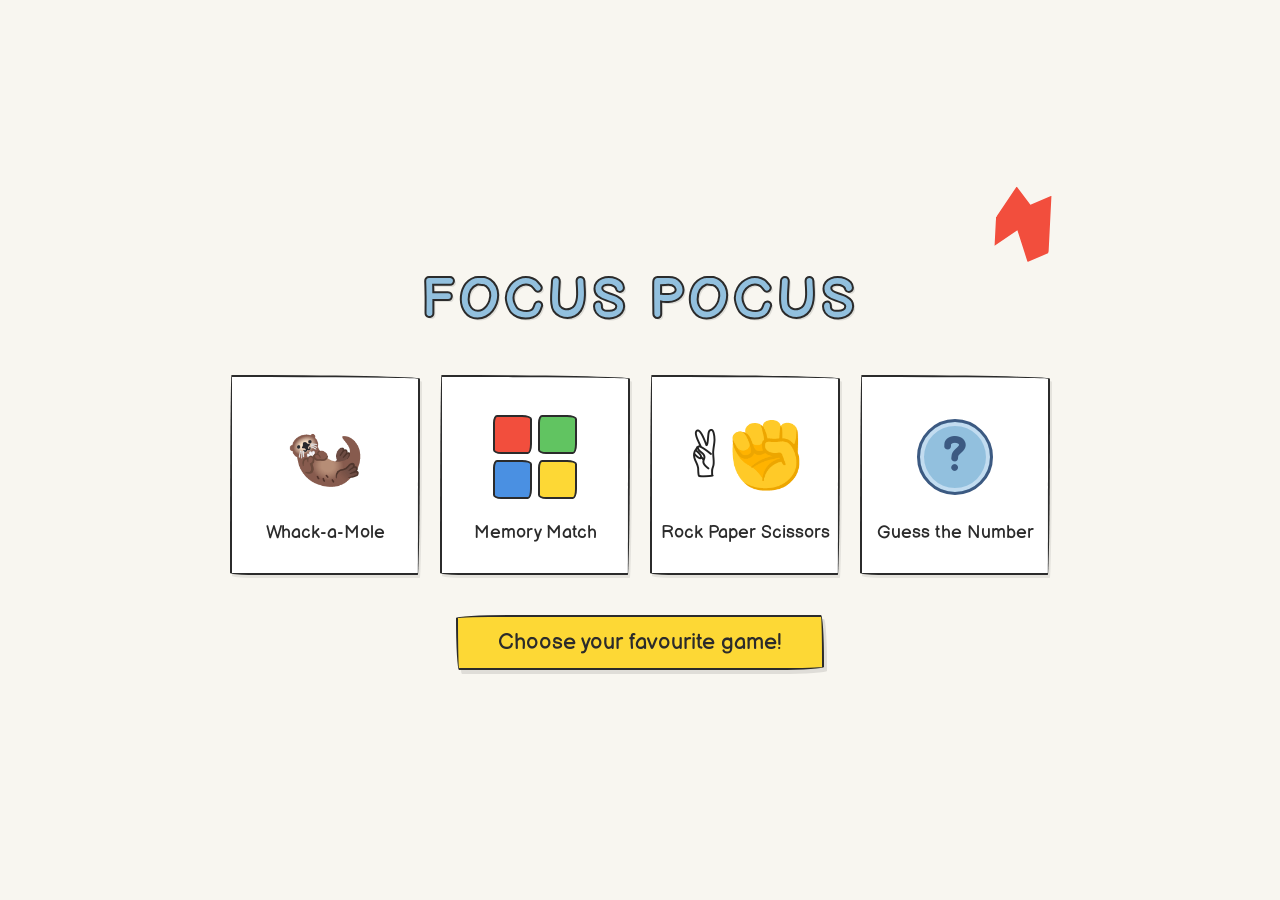
<file: HomePage.html>
<!DOCTYPE html>
<html lang="en">
<head>
    <meta charset="UTF-8">
    <meta name="viewport" content="width=device-width, initial-scale=1.0">
    <title>Focus Pocus</title>
    <link href="https://fonts.googleapis.com/css2?family=Balsamiq+Sans:wght@400;700&display=swap" rel="stylesheet">
    
    <style>
        body {
            background-color: #f8f6f0; /* Warm off-white paper texture */
            font-family: 'Balsamiq Sans', cursive, sans-serif;
            color: #222;
            display: flex;
            justify-content: center;
            align-items: center;
            min-height: 100vh;
            margin: 0;
            overflow-x: hidden;
        }

        .container {
            text-align: center;
            width: 100%;
            max-width: 950px;
            padding: 20px;
            position: relative;
        }

        /* Red scribble in the top right */
        .red-scribble {
            position: absolute;
            top: -20px;
            right: 80px;
            width: 60px;
            height: 70px;
            background-color: #f24e3d;
            /* Using clip-path to mimic the abstract squiggle shape */
            clip-path: polygon(20% 0%, 50% 20%, 80% 0%, 100% 80%, 70% 100%, 40% 60%, 10% 90%, 0% 50%);
            border-radius: 10px;
            transform: rotate(15deg);
        }

        /* Bubbly Title Styling */
        .title {
            font-size: 3.5rem;
            letter-spacing: 4px;
            color: #92c0de; /* Light blue fill */
            -webkit-text-stroke: 2px #2b2b2b; /* Dark outline */
            text-shadow: 2px 2px 0px rgba(0,0,0,0.1); /* Slight drop shadow */
            margin-bottom: 40px;
            text-transform: uppercase;
            font-weight: 700;
        }

        .cards-wrapper {
            display: flex;
            justify-content: center;
            gap: 20px;
            flex-wrap: wrap;
            margin-bottom: 40px;
        }

        /* Hand-drawn box effect using border-radius */
        .card {
            background-color: #fff;
            border: 2px solid #2b2b2b;
            /* Irregular border radius for the hand-drawn box look */
            border-radius: 2px 255px 3px 25px / 255px 5px 225px 3px;
            width: 190px;
            height: 200px;
            box-sizing: border-box;
            box-shadow: 2px 3px 0px rgba(0,0,0,0.08);
            display: flex;
            flex-direction: column;
            justify-content: center;
            align-items: center;
            transition: transform 0.2s ease;
            cursor: pointer;
        }

        .card:hover {
            transform: translateY(-5px) rotate(1deg);
        }

        /* Container for the visual icons */
        .icon-container {
            height: 100px;
            display: flex;
            justify-content: center;
            align-items: center;
            margin-bottom: 15px;
            font-size: 4rem;
        }

        /* Custom CSS Drawing for Memory Match */
        .memory-grid {
            display: grid;
            grid-template-columns: 1fr 1fr;
            gap: 6px;
        }
        .memory-box {
            width: 35px;
            height: 35px;
            border: 2px solid #2b2b2b;
            border-radius: 4px 10px 4px 8px / 8px 4px 10px 4px;
        }
        .box-red { background-color: #f24e3d; }
        .box-green { background-color: #61c461; }
        .box-blue { background-color: #4a90e2; }
        .box-yellow { background-color: #fdd835; }

        /* Custom CSS Drawing for Guess the Number */
        .guess-circle {
            width: 70px;
            height: 70px;
            background-color: #92c0de;
            border: 3px solid #3c5a82;
            border-radius: 50%;
            display: flex;
            justify-content: center;
            align-items: center;
            box-shadow: inset 0 0 0 4px #c2dcf0; /* Inner light ring */
        }
        .guess-circle span {
            color: #3c5a82;
            font-size: 3rem;
            font-weight: 700;
        }

        .card p {
            font-size: 1.1rem;
            margin: 0;
            color: #2b2b2b;
        }

        /* New Central Voting Button */
        .main-action-btn {
            display: inline-block;
            font-family: 'Balsamiq Sans', cursive;
            font-size: 1.4rem;
            color: #2b2b2b;
            text-decoration: none;
            background-color: #fdd835; /* Cheerful yellow */
            padding: 12px 40px;
            border: 2px solid #2b2b2b;
            border-radius: 255px 15px 225px 15px/15px 225px 15px 255px; /* Sketchy shape */
            box-shadow: 3px 4px 0px rgba(0,0,0,0.1);
            transition: all 0.2s;
            cursor: pointer;
        }

        .main-action-btn:hover {
            background-color: #fce05f;
            transform: translateY(-2px);
        }

        .main-action-btn:active {
            transform: scale(0.96) translateY(2px);
            box-shadow: 1px 1px 0px rgba(0,0,0,0.1);
        }

    </style>
</head>
<body>

    <div class="container">
        <div class="red-scribble"></div>

        <h1 class="title">Focus Pocus</h1>
        
        <div class="cards-wrapper">
            <div class="card">
                <div class="icon-container">
                    🦦 </div>
                <p>Whack-a-Mole</p>
            </div>

            <div class="card">
                <div class="icon-container">
                    <div class="memory-grid">
                        <div class="memory-box box-red"></div>
                        <div class="memory-box box-green"></div>
                        <div class="memory-box box-blue"></div>
                        <div class="memory-box box-yellow"></div>
                    </div>
                </div>
                <p>Memory Match</p>
            </div>

            <div class="card">
                <div class="icon-container">
                    ✌️✊
                </div>
                <p>Rock Paper Scissors</p>
            </div>

            <div class="card">
                <div class="icon-container">
                    <div class="guess-circle">
                        <span>?</span>
                    </div>
                </div>
                <p>Guess the Number</p>
            </div>
        </div>

<a href="voting.html" class="main-action-btn">Choose your favourite game!</a>
    </div>

    <script src="https://code.jquery.com/jquery-3.6.0.min.js"></script>
    
    <script>
        $(document).ready(function() {
            // Add a fun little click animation to the game cards using jQuery
            $('.card').on('click', function() {
                $(this).animate({ top: "-10px" }, 100).animate({ top: "0px" }, 100);
            });

            // Example of catching the button click before it navigates (optional)
            $('.main-action-btn').on('click', function(e) {
                // If you want to perform a fade-out animation before leaving the page:
                // e.preventDefault(); 
                // let targetUrl = $(this).attr('href');
                // $('body').fadeOut(400, function() {
                //     window.location.href = targetUrl;
                // });
            });
        });
    </script>
</body>
</html>
</file>
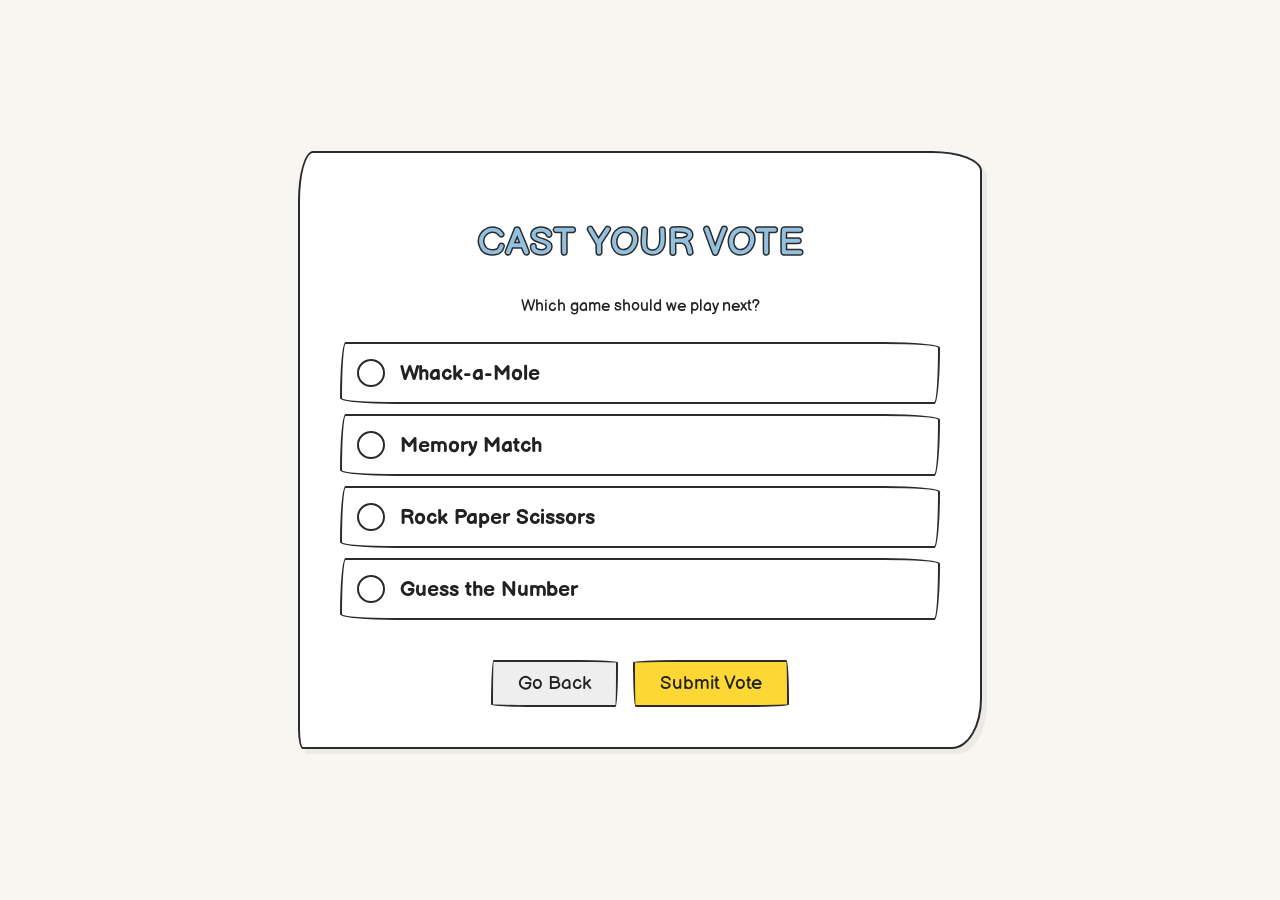
<file: voting.html>
<!DOCTYPE html>
<html lang="en">
<head>
    <meta charset="UTF-8">
    <meta name="viewport" content="width=device-width, initial-scale=1.0">
    <title>Vote - Focus Pocus</title>
    <link href="https://fonts.googleapis.com/css2?family=Balsamiq+Sans:wght@400;700&display=swap" rel="stylesheet">
    <style>
        body {
            background-color: #f8f6f0;
            font-family: 'Balsamiq Sans', cursive, sans-serif;
            color: #222;
            display: flex;
            justify-content: center;
            align-items: center;
            min-height: 100vh;
            margin: 0;
        }

        .container {
            text-align: center;
            width: 100%;
            max-width: 600px;
            padding: 40px;
            background: white;
            border: 2px solid #2b2b2b;
            border-radius: 15px 50px 30px 5px / 50px 20px 50px 20px;
            box-shadow: 5px 5px 0px rgba(0,0,0,0.05);
        }

        .title {
            font-size: 2.5rem;
            color: #92c0de;
            -webkit-text-stroke: 1.5px #2b2b2b;
            margin-bottom: 30px;
            text-transform: uppercase;
        }

        /* Voting Options List */
        .vote-options {
            text-align: left;
            display: inline-block;
            width: 100%;
            margin-bottom: 30px;
        }

        .option {
            display: flex;
            align-items: center;
            padding: 15px;
            margin: 10px 0;
            border: 2px solid #2b2b2b;
            border-radius: 10px 100px 10px 100px / 100px 10px 100px 10px;
            cursor: pointer;
            transition: all 0.2s;
            background: #fff;
        }

        .option:hover {
            background-color: #fdfae6;
            transform: scale(1.02);
        }

        .option.selected {
            background-color: #fdd835;
            box-shadow: inset 3px 3px 0px rgba(0,0,0,0.1);
        }

        input[type="radio"] {
            display: none; /* Hide default radio buttons */
        }

        .check-circle {
            width: 24px;
            height: 24px;
            border: 2px solid #2b2b2b;
            border-radius: 50%;
            margin-right: 15px;
            position: relative;
        }

        .selected .check-circle::after {
            content: '✓';
            position: absolute;
            top: -5px;
            left: 4px;
            font-weight: bold;
            font-size: 1.2rem;
        }

        .game-label {
            font-size: 1.3rem;
            font-weight: 700;
        }

        /* Buttons */
        .button-group {
            display: flex;
            gap: 15px;
            justify-content: center;
        }

        .btn {
            font-family: 'Balsamiq Sans', cursive;
            font-size: 1.2rem;
            padding: 10px 25px;
            border: 2px solid #2b2b2b;
            cursor: pointer;
            transition: all 0.2s;
            text-decoration: none;
            color: #222;
        }

        .btn-submit {
            background-color: #fdd835;
            border-radius: 255px 15px 225px 15px/15px 225px 15px 255px;
        }

        .btn-back {
            background-color: #eee;
            border-radius: 15px 225px 15px 255px/255px 15px 225px 15px;
        }

        .btn:hover {
            transform: translateY(-3px);
            box-shadow: 2px 3px 0px rgba(0,0,0,0.1);
        }

        .btn:active {
            transform: translateY(1px);
        }

        /* Success Message */
        #message {
            display: none;
            margin-top: 20px;
            color: #4CAF50;
            font-weight: bold;
        }
    </style>
</head>
<body>

    <div class="container">
        <h1 class="title">Cast Your Vote</h1>
        <p>Which game should we play next?</p>

        <form id="voteForm">
            <div class="vote-options">
                <label class="option">
                    <input type="radio" name="game" value="Whack-a-Mole">
                    <div class="check-circle"></div>
                    <span class="game-label">Whack-a-Mole</span>
                </label>

                <label class="option">
                    <input type="radio" name="game" value="Memory Match">
                    <div class="check-circle"></div>
                    <span class="game-label">Memory Match</span>
                </label>

                <label class="option">
                    <input type="radio" name="game" value="Rock Paper Scissors">
                    <div class="check-circle"></div>
                    <span class="game-label">Rock Paper Scissors</span>
                </label>

                <label class="option">
                    <input type="radio" name="game" value="Guess the Number">
                    <div class="check-circle"></div>
                    <span class="game-label">Guess the Number</span>
                </label>
            </div>

            <div class="button-group">
                <a href="HomePage.html" class="btn btn-back">Go Back</a>
                <button type="submit" class="btn btn-submit">Submit Vote</button>
            </div>
        </form>

        <div id="message">Thanks for voting! Redirecting...</div>
    </div>

    <script src="https://code.jquery.com/jquery-3.6.0.min.js"></script>
    <script>
        $(document).ready(function() {
            // Visual feedback for selection
            $('.option').on('click', function() {
                $('.option').removeClass('selected');
                $(this).addClass('selected');
            });

            // Form submission
            $('#voteForm').on('submit', function(e) {
                e.preventDefault();
                
                const selectedGame = $('input[name="game"]:checked').val();
                
                if(!selectedGame) {
                    alert("Please pick a game first!");
                    return;
                }

                // Show success message
                $('#message').fadeIn();
                $('.btn-submit').attr('disabled', true).css('opacity', '0.5');

                // Simulate saving vote and redirecting back
                setTimeout(function() {
                    window.location.href = 'HomePage.html';
                }, 2000);
            });
        });
    </script>
</body>
</html>
</file>
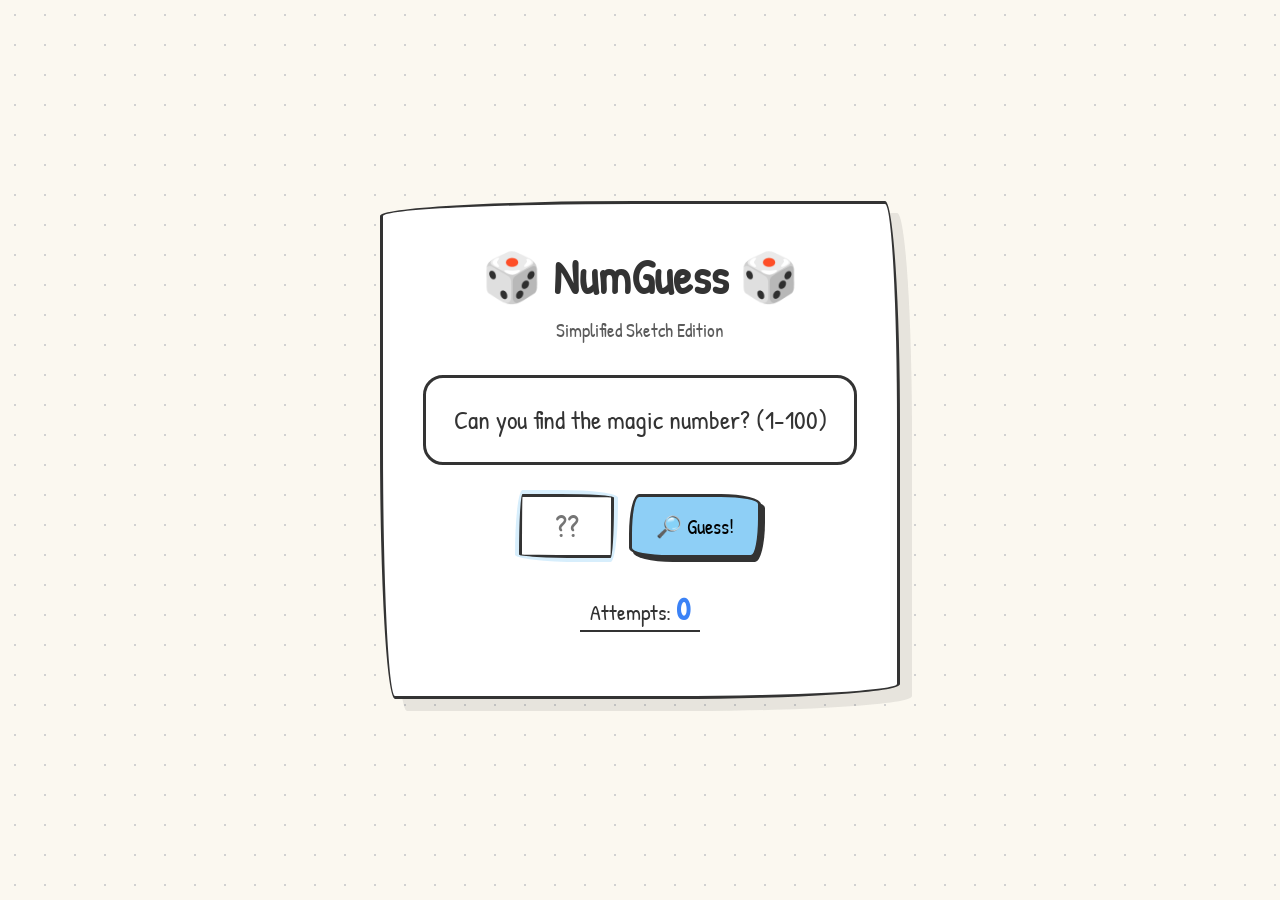
<file: numguess-game/guess.html>
<!DOCTYPE html>
<html lang="en">
<head>
  <meta charset="UTF-8" />
  <meta name="viewport" content="width=device-width, initial-scale=1.0" />
  <title>Guess the Number</title>

  <link rel="preconnect" href="https://fonts.googleapis.com">
  <link rel="preconnect" href="https://fonts.gstatic.com" crossorigin>
  <link href="https://fonts.googleapis.com/css2?family=Patrick+Hand&display=swap" rel="stylesheet">

  <link rel="stylesheet" href="guess.css">
</head>
<body>
  <div class="canvas">
    <div class="game-container">
      <div id="celebration" class="celebration hidden" aria-hidden="true"></div>
      <header>
        <h1 class="sketch-title">🎲 NumGuess 🎲</h1>
        <p class="sketch-subtitle">Simplified Sketch Edition</p>
      </header>

      <main>
        <div id="messageArea" class="message-area">
          Can you find the magic number? (1-100)
        </div>

        <form id="guessForm" class="input-section">
          <input
            id="guessInput"
            type="number"
            min="1"
            max="100"
            placeholder="??"
            autocomplete="off"
          />
          <button type="submit" class="sketch-btn primary">🔎 Guess!</button>
        </form>

        <div id="restartWrapper" class="restart-wrapper hidden">
          <button id="playAgainBtn" class="sketch-btn primary full-btn">🔄 Play New Game!</button>
        </div>

        <div class="stats-section">
          <p class="attempts-label">
            Attempts: <span id="attemptsCount">0</span>
          </p>
        </div>

        <div id="historySection" class="history-section hidden">
          <div class="history-title">🕒 Previous Guesses</div>
          <div id="historyList" class="history-list"></div>
        </div>

        <footer id="footerArea">
          <button id="giveUpBtn" class="sketch-btn secondary hidden">🔄 Give up & Restart</button>
        </footer>
      </main>
    </div>
  </div>

  <script src="guess.js"></script>
</body>
</html>
</file>
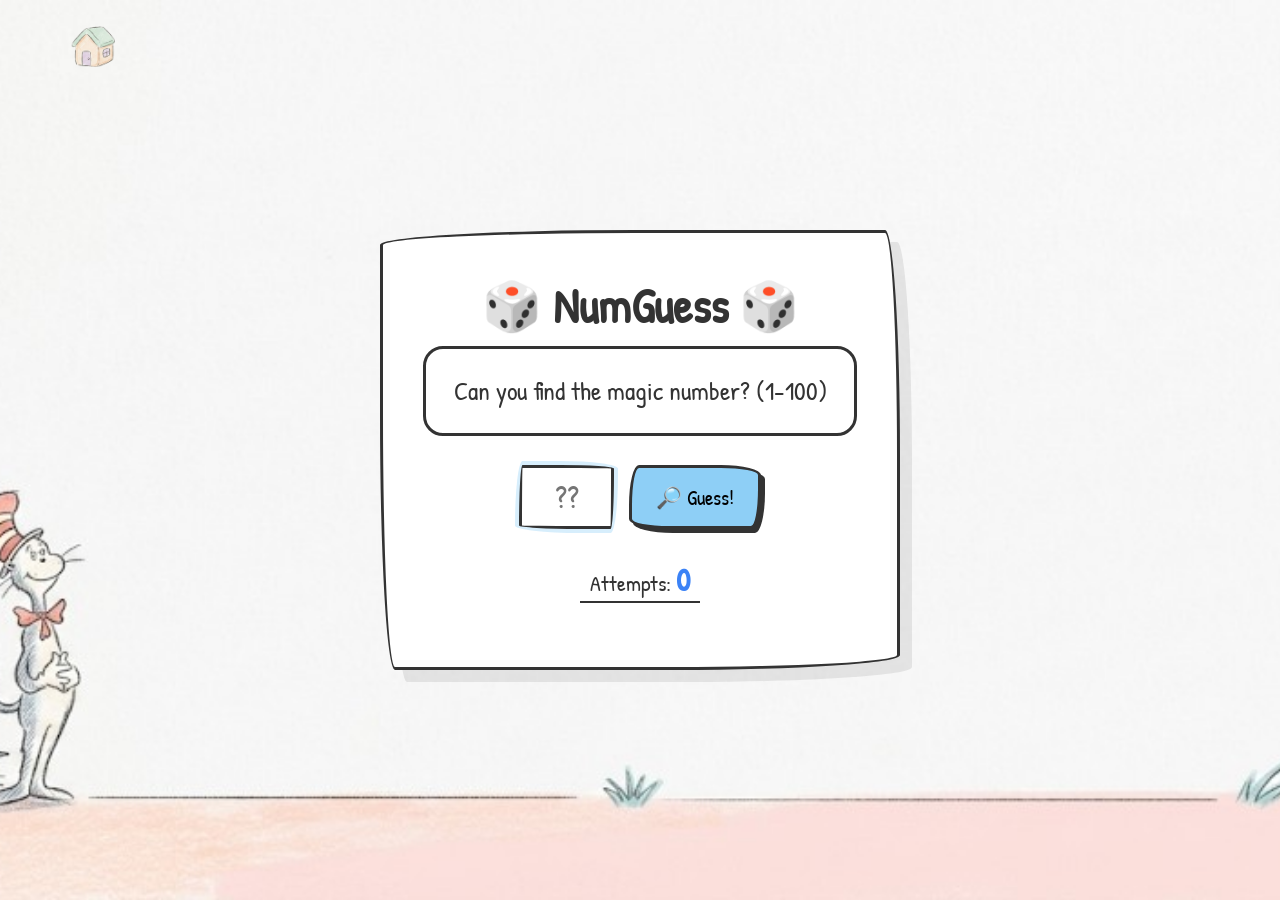
<file: Pages/guess.html>
<!DOCTYPE html>
<html lang="en">
<head>
  <meta charset="UTF-8" />
  <meta name="viewport" content="width=device-width, initial-scale=1.0" />
  <title>Guess the Number</title>

  <link href="https://fonts.googleapis.com/css2?family=Patrick+Hand&display=swap" rel="stylesheet">

  <link rel="stylesheet" href="../Assets/CSS/guess.css">
</head>
<body>
  <a href="../index.php" class="home-button">
        <img src="../Assets/Media/home-icon.png" alt="Home">
    </a>
  <div class="canvas">
    <div class="game-container">
      <div id="celebration" class="celebration hidden" aria-hidden="true"></div>
      <header>
        <h1 class="sketch-title">🎲 NumGuess 🎲</h1>
      </header>

      <main>
        <div id="messageArea" class="message-area">
          Can you find the magic number? (1-100)
        </div>

        <form id="guessForm" class="input-section">
          <input
            id="guessInput"
            type="number"
            min="1"
            max="100"
            placeholder="??"
            autocomplete="off"
          />
          <button type="submit" class="sketch-btn primary">🔎 Guess!</button>
        </form>

        <div id="restartWrapper" class="restart-wrapper hidden">
          <button id="playAgainBtn" class="sketch-btn primary full-btn">🔄 Play New Game!</button>
        </div>

        <div class="stats-section">
          <p class="attempts-label">
            Attempts: <span id="attemptsCount">0</span>
          </p>
        </div>

        <div id="historySection" class="history-section hidden">
          <div class="history-title">🕒 Previous Guesses</div>
          <div id="historyList" class="history-list"></div>
        </div>

        <footer id="footerArea">
          <button id="giveUpBtn" class="sketch-btn secondary hidden">🔄 Give up & Restart</button>
        </footer>
      </main>
    </div>
  </div>

  <script src="https://code.jquery.com/jquery-3.7.1.min.js"></script>
  <script src="../Assets/JavaScript/guess.js"></script>

  
</body>
</html>
</file>
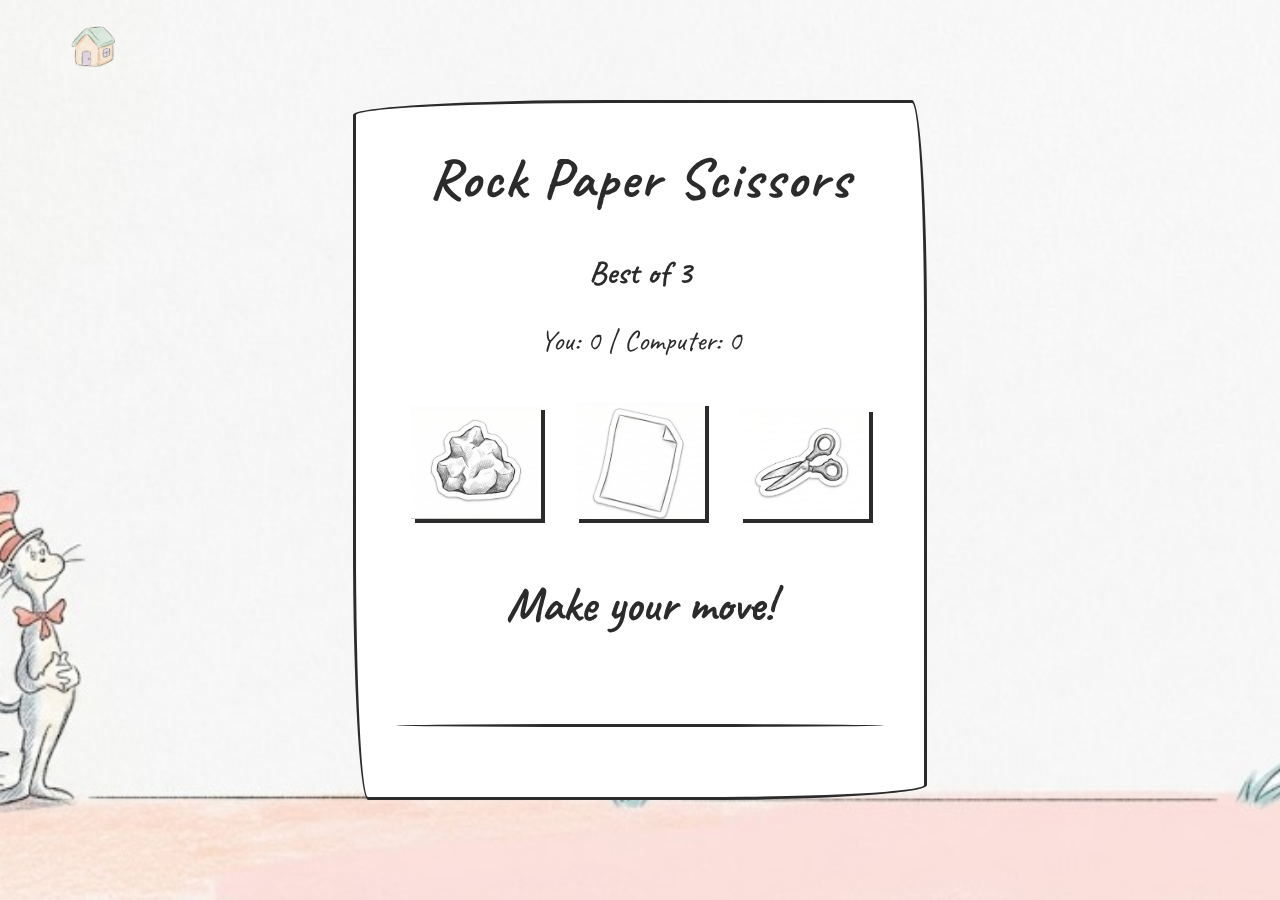
<file: Pages/RPSGame.html>
<!DOCTYPE html>
<html lang="en">
<head>
    <meta charset="UTF-8">
    <meta name="viewport" content="width=device-width, initial-scale=1.0">
    <title>Focus Pocus - Rock Paper Scissors</title>
    <link rel="stylesheet" href="../Assets/CSS/RPS-style.css">
    <link href="https://fonts.googleapis.com/css2?family=Caveat:wght@400;700&display=swap" rel="stylesheet">
</head>
<body>
<a href="../index.php" class="home-button">
        <img src="../Assets/Media/home-icon.png" alt="Home">
    </a>
    <div class="game-container">
        <h1>Rock Paper Scissors</h1>
        
        <div class="score-board">
            <h3>Best of 3</h3>
            <p>You: <span id="player-score">0</span> | Computer: <span id="comp-score">0</span></p>
        </div>

        <div class="choices">
            <button class="image-btn" id="rock">
                <img src="../Assets/Media/rockPic.png" alt="Rock">
            </button>
            <button class="image-btn" id="paper">
                <img src="../Assets/Media/paperPic.png" alt="Paper">
            </button>
            <button class="image-btn" id="scissors">
                <img src="../Assets/Media/scissorPic.png" alt="Scissors">
            </button>
        </div>

        <div class="result-area">
            <h2 id="result-text">Make your move!</h2>
            <p id="choice-details"></p>
        </div>
       <hr class="sketch-line">
    </div>

    <script src="../Assets/JavaScript/RPS-script.js"></script>
</body>
</html>
</file>
<file: numguess-game/guess.css>
* {
    box-sizing: border-box;
    margin: 0;
    padding: 0;
}

body {
    font-family: 'Patrick Hand', cursive;
    background-color: #FBF8F0;
    color: #333333;
    display: flex;
    justify-content: center;
    align-items: center;
    min-height: 100vh;
    background-image: radial-gradient(#d1d1d1 1px, transparent 1px);
    background-size: 30px 30px;
    padding: 20px;
}

.canvas {
    width: 100%;
    max-width: 520px;
}

.game-container {
    background-color: #fff;
    padding: 40px;
    border: 3px solid #333333;
    border-radius: 255px 15px 225px 15px / 15px 225px 15px 255px;
    box-shadow: 12px 12px 0 rgba(51, 51, 51, 0.1);
    text-align: center;
    transition: transform 0.3s ease;
    position: relative;
    overflow: hidden;
}

.game-container.win {
    transform: scale(1.04);
}

.sketch-title {
    font-size: 3rem;
    margin-bottom: 0.5rem;
}

.sketch-subtitle {
    font-size: 1.2rem;
    margin-bottom: 2rem;
    opacity: 0.8;
}

.message-area {
    min-height: 90px;
    font-size: 1.6rem;
    margin-bottom: 1.8rem;
    padding: 18px;
    border: 3px solid #333333;
    border-radius: 20px;
    display: flex;
    align-items: center;
    justify-content: center;
    line-height: 1.4;
    transition: all 0.3s ease;
}

.message-area.very-hot {
    background-color: #fecaca;
    animation: hot-wiggle 0.8s ease-in-out infinite;
}
.message-area.hot { background-color: #fed7aa; }
.message-area.warm { background-color: #fef3c7; }
.message-area.cold { background-color: #dbeafe; }
.message-area.correct {
    background-color: #bbf7d0;
    transform: scale(1.03);
    animation: win-pop 0.75s ease;
}

.input-section {
    display: flex;
    gap: 15px;
    justify-content: center;
    margin-bottom: 1.8rem;
    flex-wrap: wrap;
}

input[type="number"] {
    width: 95px;
    height: 64px;
    font-family: inherit;
    font-size: 2rem;
    padding: 10px;
    border: 3px solid #333333;
    border-radius: 15px 225px 15px 255px / 255px 15px 225px 15px;
    text-align: center;
    outline: none;
    background: white;
}

input[type="number"]:focus {
    box-shadow: 0 0 0 4px rgba(142, 207, 246, 0.35);
}

.sketch-btn {
    font-family: inherit;
    font-size: 1.3rem;
    padding: 12px 24px;
    cursor: pointer;
    border: 3px solid #333333;
    border-radius: 10px 40px 10px 40px / 40px 10px 40px 10px;
    display: inline-flex;
    align-items: center;
    justify-content: center;
    gap: 8px;
    outline: none;
    transition: transform 0.15s ease, box-shadow 0.15s ease, background-color 0.2s ease;
    box-shadow: 4px 4px 0 #333333;
}

.sketch-btn:hover {
    transform: translateY(-2px);
}

.sketch-btn:active {
    transform: translate(2px, 2px);
    box-shadow: 2px 2px 0 #333333;
}

.primary {
    background-color: #8ECFF6;
}

.secondary {
    background-color: #f0f0f0;
    margin-top: 12px;
}

.full-btn {
    width: 100%;
}

.stats-section {
    font-size: 1.4rem;
    margin-bottom: 1.5rem;
}

.attempts-label {
    display: inline-block;
    border-bottom: 2px solid #333333;
    padding: 0 10px;
}

#attemptsCount {
    font-size: 2rem;
    color: #3b82f6;
    font-weight: bold;
}

.history-section {
    margin-top: 1.2rem;
    padding-top: 1rem;
    border-top: 2px dashed #d1d5db;
}

.history-title {
    font-size: 1.2rem;
    color: #666;
    margin-bottom: 12px;
    text-align: left;
}

.history-list {
    display: flex;
    flex-wrap: wrap;
    gap: 10px;
    max-height: 160px;
    overflow-y: auto;
    padding: 12px;
    border: 2px dashed #333333;
    border-radius: 15px;
    background-color: #f9fafb;
}

.history-item {
    width: 48px;
    height: 48px;
    display: flex;
    align-items: center;
    justify-content: center;
    font-size: 1.2rem;
    font-weight: bold;
    border: 2px solid #333333;
    border-radius: 14px;
    transition: transform 0.2s ease;
}

.history-item:hover {
    transform: scale(1.08);
}

.history-item.very-hot { background-color: #fecaca; }
.history-item.hot { background-color: #fed7aa; }
.history-item.warm { background-color: #fef3c7; }
.history-item.cold { background-color: #dbeafe; }
.history-item.correct { background-color: #bbf7d0; }

.celebration {
    position: absolute;
    inset: 0;
    pointer-events: none;
    overflow: hidden;
}

.confetti {
    position: absolute;
    top: -10%;
    width: 14px;
    height: 24px;
    border-radius: 999px;
    opacity: 0;
    animation: confetti-fall 1.8s ease-out forwards;
}

.confetti:nth-child(4n) {
    width: 18px;
    height: 18px;
    border-radius: 4px;
}

.hidden {
    display: none;
}

@keyframes wiggle {
    0%, 100% { transform: rotate(-1deg); }
    50% { transform: rotate(1deg); }
}

@keyframes hot-wiggle {
    0%, 100% { transform: rotate(0deg); }
    25% { transform: rotate(-1.4deg); }
    50% { transform: rotate(1.4deg); }
    75% { transform: rotate(-0.9deg); }
}

@keyframes win-pop {
    0% { transform: scale(0.92); }
    55% { transform: scale(1.08); }
    100% { transform: scale(1.03); }
}

@keyframes confetti-fall {
    0% {
        opacity: 0;
        transform: translateY(0) rotate(0deg);
    }
    10% {
        opacity: 1;
    }
    100% {
        opacity: 0;
        transform: translateY(380px) rotate(540deg);
    }
}

input::-webkit-outer-spin-button,
input::-webkit-inner-spin-button {
    -webkit-appearance: none;
    margin: 0;
}

input[type=number] {
    -moz-appearance: textfield;
}
</file>
<file: Assets/CSS/guess.css>
* {
    box-sizing: border-box;
    margin: 0;
    padding: 0;
}

body {
    font-family: 'Patrick Hand', cursive;
    background-color: #FBF8F0;
    color: #333333;
    display: flex;
    justify-content: center;
    align-items: center;
    min-height: 100vh;
    background-image: radial-gradient(#d1d1d1 1px, transparent 1px);
    background-size: 30px 30px;
    padding: 20px;
    background: url('../Media/background.jpg') no-repeat center center fixed;
    background-size: cover;
}

.canvas {
    width: 100%;
    max-width: 520px;
}

.game-container {
    background-color: #fff;
    padding: 40px;
    border: 3px solid #333333;
    border-radius: 255px 15px 225px 15px / 15px 225px 15px 255px;
    box-shadow: 12px 12px 0 rgba(51, 51, 51, 0.1);
    text-align: center;
    transition: transform 0.3s ease;
    position: relative;
    overflow: hidden;
}

.game-container.win {
    transform: scale(1.04);
}

.sketch-title {
    font-size: 3rem;
    margin-bottom: 0.5rem;
}


.message-area {
    min-height: 90px;
    font-size: 1.6rem;
    margin-bottom: 1.8rem;
    padding: 18px;
    border: 3px solid #333333;
    border-radius: 20px;
    display: flex;
    align-items: center;
    justify-content: center;
    line-height: 1.4;
    transition: all 0.3s ease;
}

.message-area.very-hot {
    background-color: #fecaca;
    animation: hot-wiggle 0.8s ease-in-out infinite;
}
.message-area.hot { background-color: #fed7aa; }
.message-area.warm { background-color: #fef3c7; }
.message-area.cold { background-color: #dbeafe; }
.message-area.correct {
    background-color: #bbf7d0;
    transform: scale(1.03);
    animation: win-pop 0.75s ease;
}

.input-section {
    display: flex;
    gap: 15px;
    justify-content: center;
    margin-bottom: 1.8rem;
    flex-wrap: wrap;
}

input[type="number"] {
    width: 95px;
    height: 64px;
    font-family: inherit;
    font-size: 2rem;
    padding: 10px;
    border: 3px solid #333333;
    border-radius: 15px 225px 15px 255px / 255px 15px 225px 15px;
    text-align: center;
    outline: none;
    background: white;
}

input[type="number"]:focus {
    box-shadow: 0 0 0 4px rgba(142, 207, 246, 0.35);
}

.sketch-btn {
    font-family: inherit;
    font-size: 1.3rem;
    padding: 12px 24px;
    cursor: pointer;
    border: 3px solid #333333;
    border-radius: 10px 40px 10px 40px / 40px 10px 40px 10px;
    display: inline-flex;
    align-items: center;
    justify-content: center;
    gap: 8px;
    outline: none;
    transition: transform 0.15s ease, box-shadow 0.15s ease, background-color 0.2s ease;
    box-shadow: 4px 4px 0 #333333;
}

.sketch-btn:hover {
    transform: translateY(-2px);
}

.sketch-btn:active {
    transform: translate(2px, 2px);
    box-shadow: 2px 2px 0 #333333;
}

.primary {
    background-color: #8ECFF6;
}

.secondary {
    background-color: #f0f0f0;
    margin-top: 12px;
}

.full-btn {
    width: 100%;
}

.stats-section {
    font-size: 1.4rem;
    margin-bottom: 1.5rem;
}

.attempts-label {
    display: inline-block;
    border-bottom: 2px solid #333333;
    padding: 0 10px;
}

#attemptsCount {
    font-size: 2rem;
    color: #3b82f6;
    font-weight: bold;
}

.history-section {
    margin-top: 1.2rem;
    padding-top: 1rem;
    border-top: 2px dashed #d1d5db;
}

.history-title {
    font-size: 1.2rem;
    color: #666;
    margin-bottom: 12px;
    text-align: left;
}

.history-list {
    display: flex;
    flex-wrap: wrap;
    gap: 10px;
    max-height: 160px;
    overflow-y: auto;
    padding: 12px;
    border: 2px dashed #333333;
    border-radius: 15px;
    background-color: #f9fafb;
}

.history-item {
    min-width: 62px;
    min-height: 62px;
    display: flex;
    flex-direction: column;
    align-items: center;
    justify-content: center;
    font-weight: bold;
    border: 2px solid #333333;
    border-radius: 14px;
    transition: transform 0.2s ease;
    padding: 6px;
}

.history-item:hover {
    transform: scale(1.08);
}

.history-value {
    font-size: 1.1rem;
    line-height: 1;
}

.history-arrow {
    font-size: 1.2rem;
    line-height: 1;
    margin-top: 4px;
}

.history-arrow.low {
    color: #2563eb;
}

.history-arrow.high {
    color: #dc2626;
}

.history-arrow.correct {
    color: #16a34a;
}

.history-item.very-hot { background-color: #fecaca; }
.history-item.hot { background-color: #fed7aa; }
.history-item.warm { background-color: #fef3c7; }
.history-item.cold { background-color: #dbeafe; }
.history-item.correct { background-color: #bbf7d0; }

.celebration {
    position: absolute;
    inset: 0;
    pointer-events: none;
    overflow: hidden;
}

.confetti {
    position: absolute;
    top: -10%;
    width: 14px;
    height: 24px;
    border-radius: 999px;
    opacity: 0;
    animation: confetti-fall 1.8s ease-out forwards;
}

.confetti:nth-child(4n) {
    width: 18px;
    height: 18px;
    border-radius: 4px;
}

.hidden {
    display: none;
}

@keyframes wiggle {
    0%, 100% { transform: rotate(-1deg); }
    50% { transform: rotate(1deg); }
}

@keyframes hot-wiggle {
    0%, 100% { transform: rotate(0deg); }
    25% { transform: rotate(-1.4deg); }
    50% { transform: rotate(1.4deg); }
    75% { transform: rotate(-0.9deg); }
}

@keyframes win-pop {
    0% { transform: scale(0.92); }
    55% { transform: scale(1.08); }
    100% { transform: scale(1.03); }
}

@keyframes confetti-fall {
    0% {
        opacity: 0;
        transform: translateY(0) rotate(0deg);
    }
    10% {
        opacity: 1;
    }
    100% {
        opacity: 0;
        transform: translateY(380px) rotate(540deg);
    }
}

input::-webkit-outer-spin-button,
input::-webkit-inner-spin-button {
    -webkit-appearance: none;
    margin: 0;
}

input[type=number] {
    -moz-appearance: textfield;
}

.home-button {
  position: fixed;
  top: 15px;
  left: 60px;
  z-index: 1000;
  cursor: pointer;
  transition: transform 0.3s ease;
  display: block;
}

.home-button img {
  width: 65px;
  height: 65px;
  object-fit: contain;
  transition: all 0.3s ease;
}

.home-button:hover {
  transform: scale(1.1);
}

.home-button:hover img {
  filter: drop-shadow(0 0 5px rgba(79, 128, 111, 0.5));
}
@media screen and (max-width: 530px) {
 .home-button img {
    width: 35px;
    height: 35px;
  }
  
  .home-button {
    top: 15px;
    left: 15px;
  }
}
</file>
<file: Assets/CSS/RPS-style.css>
body {
    font-family: 'Caveat', cursive; 
    background-color: #fdfbf7;
    background-image: radial-gradient(#a0a0a0 1px, transparent 1px);
    background-size: 30px 30px; 
    display: flex;
    justify-content: center;
    align-items: center;
    height: 100vh;
    margin: 0;
    color: #2b2b2b; 
    
    /* Background Image (Overrides dotted pattern if applied) */
    background: url('../Media/background.jpg') no-repeat center center fixed;
    background-size: cover;
}

.game-container {
    text-align: center;
    background-color: #ffffff; 
    padding: 40px;
    border: 3px solid #2b2b2b;
    border-radius: 255px 15px 225px 15px/15px 225px 15px 255px; 
    max-width: 550px;
}

h1 { font-size: 3.5rem; margin-top: 0; letter-spacing: 2px; }
h3 { font-size: 2rem; margin: 5px 0; }
p { font-size: 1.8rem; }

.image-btn {
    background: transparent;
    border: none;
    padding: 0;
    margin: 15px;
    cursor: pointer;
    outline: none;
}

.image-btn img {
    width: 130px; 
    height: auto;
    display: block;
    filter: drop-shadow(4px 4px 0px #2b2b2b);
    transition: transform 0.1s ease, filter 0.1s ease;
}

.image-btn:active img {
    transform: translate(4px, 4px);
    filter: drop-shadow(0px 0px 0px #2b2b2b);
}

.result-area {
    margin: 30px 0;
    min-height: 120px;
}

#result-text { 
    font-size: 3rem; 
    margin-bottom: 5px; 
}

.sketch-line {
    border: 0;
    border-top: 3px solid #2b2b2b;
    border-radius: 50%;
    margin: 30px 0;
}

.home-button {
    position: fixed;
    top: 15px;
    left: 60px;
    z-index: 1000;
    cursor: pointer;
    transition: transform 0.3s ease;
    display: block;
}

.home-button img {
    width: 65px;
    height: 65px;
    object-fit: contain;
    transition: all 0.3s ease;
}

.home-button:hover {
    transform: scale(1.1);
}

.home-button:hover img {
    filter: drop-shadow(0 0 5px rgba(79, 128, 111, 0.5));
}

@media screen and (max-width: 530px) {
    .home-button img {
        width: 35px;
        height: 35px;
    }
  
    .home-button {
        top: 15px;
        left: 15px;
    }
}

.highlighter {
    position: relative;
    display: inline;
    z-index: 1; /* text above the highlight */
}

.highlighter::before {
    content: "";
    position: absolute;
    top: 50%;
    left: -5%;
    width: 110%;
    height: 1.2em; /* slightly taller than the font */
    background-color: rgba(224, 159, 150, 0.5);
    z-index: -1; /* behind the text */
    transform: translateY(-50%) rotate(-1.5deg); /* center vertically and add hand-drawn wobble */
    border-radius: 20px; /* slightly rounded edges */
}

#effect-container {
    position: fixed;
    top: 0;
    left: 0;
    width: 100vw;
    height: 100vh;
    pointer-events: none;
    z-index: 999;
    overflow: hidden;
}

/* Win Effect: Popping Stars */
.star-particle {
    position: absolute;
    width: 15px;
    height: 15px;
    clip-path: polygon(50% 0%, 61% 35%, 98% 35%, 68% 57%, 79% 91%, 50% 70%, 21% 91%, 32% 57%, 2% 35%, 39% 35%);
    opacity: 0;
    animation: popInOut 2.5s ease-in-out forwards;
}

@keyframes popInOut {
    0% { transform: scale(0); opacity: 0; }
    50% { transform: scale(1.5) rotate(180deg); opacity: 1; }
    100% { transform: scale(0); opacity: 0; }
}

/* Lose Effect: Falling Rain */
.rain-particle {
    position: absolute;
    top: -20px;
    width: 2px;
    height: 20px;
    background-color: rgba(100, 100, 150, 0.5);
    animation: rainFall linear forwards;
}

@keyframes rainFall {
    0% { transform: translateY(0); opacity: 0; }
    10% { opacity: 1; }
    100% { transform: translateY(100vh); opacity: 0; }
}
</file>
